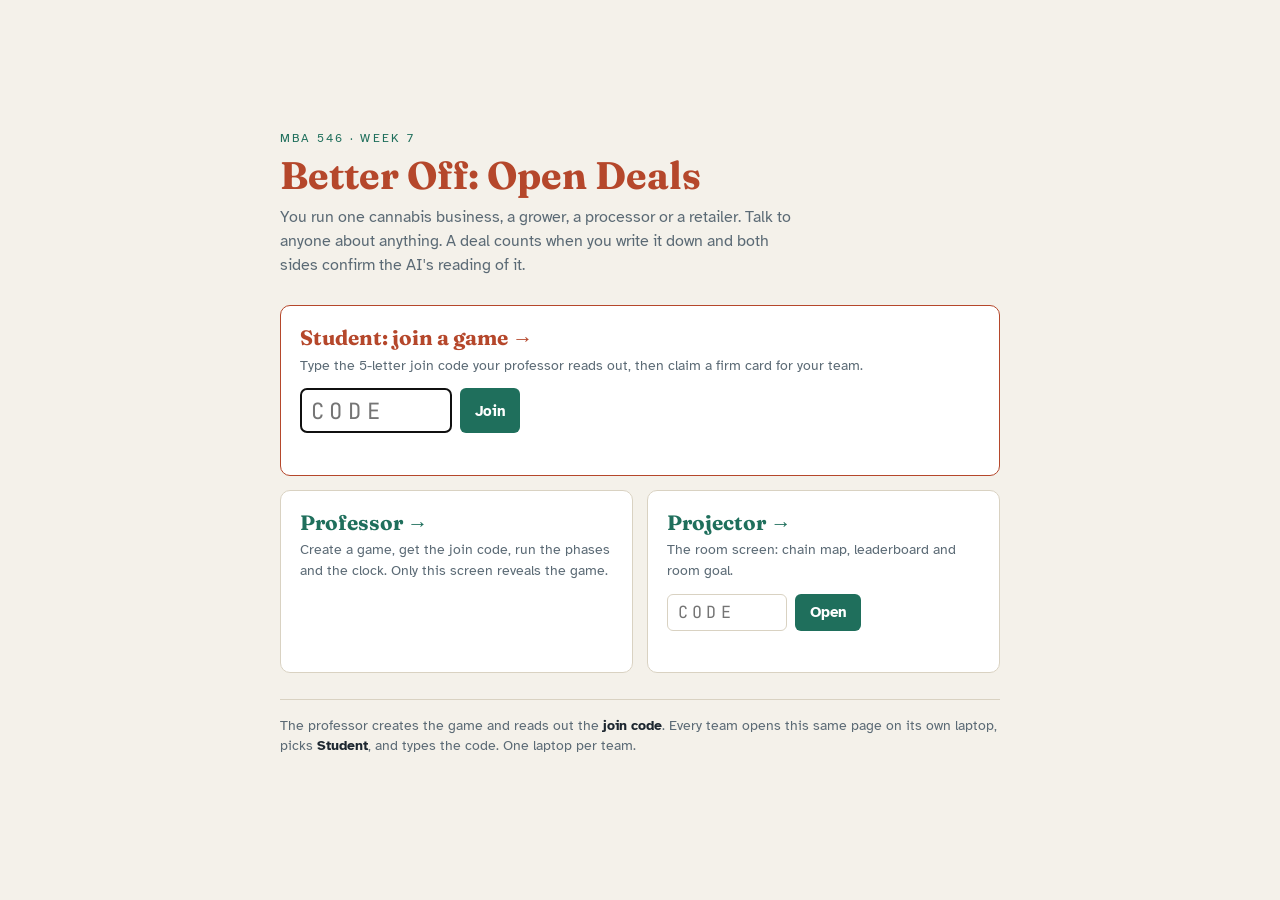
<file: index.html>
<!doctype html>
<html lang="en">
<head>
<meta charset="utf-8">
<meta name="viewport" content="width=device-width, initial-scale=1">
<title>Better Off: Open Deals</title>
<link rel="icon" href="data:image/svg+xml,%3Csvg xmlns=%27http://www.w3.org/2000/svg%27 viewBox=%270 0 32 32%27%3E%3Ccircle cx=%2716%27 cy=%2716%27 r=%2714%27 fill=%27%231f6f5c%27/%3E%3C/svg%3E">
<link href="https://fonts.googleapis.com/css2?family=Atkinson+Hyperlegible:wght@400;700&family=Fraunces:wght@600;700&family=JetBrains+Mono:wght@400;600&display=swap" rel="stylesheet">
<link rel="stylesheet" href="css/style.css?v=20261006b">
<style>
  body { display: flex; align-items: center; justify-content: center; padding: 1.5rem; }
  .wrap { width: 100%; max-width: 720px; }
  .brand { font-size: 0.78rem; letter-spacing: 0.18em; text-transform: uppercase; color: var(--accent); margin-bottom: 0.5rem; }
  h1 { font-size: 2.4rem; line-height: 1.1; color: var(--rust); margin-bottom: 0.55rem; }
  .lede { color: var(--muted); line-height: 1.5; margin: 0 0 1.8rem; max-width: 52ch; }
  .cards { display: grid; grid-template-columns: 1fr 1fr; gap: 0.9rem; }
  .card { background: var(--panel); border: 1px solid var(--border); border-radius: 10px; padding: 1.15rem 1.2rem;
          display: block; text-decoration: none; color: inherit; }
  .card.primary { border-color: var(--rust); grid-column: 1 / -1; }
  a.card:hover { border-color: var(--gold); }
  .go { font-family: 'Fraunces', Georgia, serif; font-weight: 700; font-size: 1.3rem; margin-bottom: 0.3rem; color: var(--accent); }
  .card.primary .go { color: var(--rust); }
  .sub { color: var(--muted); font-size: 0.9rem; line-height: 1.45; }
  form { display: flex; gap: 0.5rem; margin-top: 0.8rem; }
  input.code { font-family: 'JetBrains Mono', ui-monospace, Consolas, monospace; font-size: 1.4rem; letter-spacing: 0.25em;
               text-transform: uppercase; width: 9.5rem; padding: 0.4rem 0.6rem; border: 1px solid var(--border); border-radius: 6px; }
  .card.small input.code { font-size: 1.05rem; width: 7.5rem; }
  .err { color: var(--bad); font-size: 0.88rem; min-height: 1.2em; margin-top: 0.4rem; }
  .note { margin-top: 1.6rem; color: var(--muted); font-size: 0.85rem; line-height: 1.5; border-top: 1px solid var(--border); padding-top: 1rem; }
  .note b { color: var(--ink); }
  @media (max-width: 560px) { .cards { grid-template-columns: 1fr; } h1 { font-size: 1.9rem; } }
</style>
</head>
<body>
  <div class="wrap">
    <div class="brand">MBA 546 &middot; Week 7</div>
    <h1>Better Off: Open Deals</h1>
    <p class="lede">You run one cannabis business, a grower, a processor or a retailer. Talk to anyone about anything. A deal counts when you write it down and both sides confirm the AI's reading of it.</p>
    <div class="cards">
      <div class="card primary">
        <div class="go">Student: join a game &rarr;</div>
        <div class="sub">Type the 5-letter join code your professor reads out, then claim a firm card for your team.</div>
        <form data-target="student.html">
          <input class="code" maxlength="5" placeholder="CODE" autocomplete="off" autofocus aria-label="Join code">
          <button type="submit">Join</button>
        </form>
        <div class="err"></div>
      </div>
      <a class="card" href="professor.html">
        <div class="go">Professor &rarr;</div>
        <div class="sub">Create a game, get the join code, run the phases and the clock. Only this screen reveals the game.</div>
      </a>
      <div class="card small">
        <div class="go">Projector &rarr;</div>
        <div class="sub">The room screen: chain map, leaderboard and room goal.</div>
        <form data-target="projector.html">
          <input class="code" maxlength="5" placeholder="CODE" autocomplete="off" aria-label="Join code for projector">
          <button type="submit">Open</button>
        </form>
        <div class="err"></div>
      </div>
    </div>
    <p class="note">The professor creates the game and reads out the <b>join code</b>. Every team opens this same page on its own laptop, picks <b>Student</b>, and types the code. One laptop per team.</p>
  </div>
<script src="config.js?v=20261006b"></script>
<script>
  document.querySelectorAll('form[data-target]').forEach(function (form) {
    var input = form.querySelector('input');
    var err = form.parentNode.querySelector('.err');
    input.addEventListener('input', function () { input.value = input.value.toUpperCase().replace(/[^A-Z]/g, ''); err.textContent = ''; });
    form.addEventListener('submit', function (e) {
      e.preventDefault();
      var code = input.value.trim().toUpperCase();
      if (!/^[A-Z]{5}$/.test(code)) { err.textContent = 'The join code is 5 letters.'; return; }
      var go = function () { location.href = form.getAttribute('data-target') + '?code=' + code; };
      fetch(window.SUPA_URL + '/rest/v1/weed_games?join_code=eq.' + code + '&select=join_code',
            { headers: { apikey: window.SUPA_ANON_KEY, Authorization: 'Bearer ' + window.SUPA_ANON_KEY } })
        .then(function (r) { return r.json(); })
        .then(function (rows) { if (Array.isArray(rows) && rows.length) go(); else err.textContent = 'No game with code ' + code + '. Check the letters with your professor.'; })
        .catch(go);
    });
  });
</script>
</body>
</html>
</file>
<file: css/style.css>
/* style.css -- shared look for Better Off: Chains (v7). Light background,
   high contrast, big numbers, readable on a 13" laptop. */
:root {
  --paper: #f4f1ea;
  --panel: #ffffff;
  --ink: #1d2730;
  --muted: #5b6a75;
  --border: #d9d2c2;
  --accent: #1f6f5c;
  --accent-ink: #ffffff;
  --rust: #b5472b;
  --gold: #9b7a1f;
  --good: #1f6f5c;
  --bad: #b5472b;
  --grower: #3a6b3d;
  --processor: #8a5a1f;
  --retailer: #2a4d7a;
}
* { box-sizing: border-box; }
html, body { margin: 0; padding: 0; }
body {
  font-family: 'Atkinson Hyperlegible', system-ui, -apple-system, 'Segoe UI', sans-serif;
  background: var(--paper);
  color: var(--ink);
  min-height: 100vh;
}
h1, h2, h3 { font-family: 'Fraunces', Georgia, serif; margin: 0 0 0.4rem; }
.mono { font-family: 'JetBrains Mono', ui-monospace, Consolas, monospace; }
a { color: var(--accent); }
button {
  font-family: inherit; font-size: 0.95rem; cursor: pointer;
  background: var(--accent); color: var(--accent-ink); border: none;
  border-radius: 6px; padding: 0.5rem 0.9rem; font-weight: 700;
}
button.secondary { background: var(--panel); color: var(--ink); border: 1px solid var(--border); }
button.danger { background: var(--rust); }
button:disabled { opacity: 0.45; cursor: not-allowed; }
button.toggle.on { background: var(--good); }
button.toggle.off { background: #9aa4ab; }
button.secondary.on, .vol-btn.on, .term-btn.on { background: var(--accent); color: var(--accent-ink); border-color: var(--accent); }
input[type=text], input[type=number], select {
  font-family: inherit; font-size: 0.95rem; padding: 0.4rem 0.5rem;
  border: 1px solid var(--border); border-radius: 5px; background: var(--panel); color: var(--ink);
}
input[type=range] { width: 100%; }
.panel {
  background: var(--panel); border: 1px solid var(--border); border-radius: 10px; padding: 1rem;
}
.big { font-size: 2.2rem; font-weight: 700; font-family: 'Fraunces', Georgia, serif; }
.gain-pos { color: var(--good); } .gain-neg { color: var(--bad); }
.muted { color: var(--muted); }
.tag {
  display: inline-block; font-size: 0.7rem; font-weight: 700; letter-spacing: 0.03em;
  text-transform: uppercase; padding: 0.15rem 0.5rem; border-radius: 999px; color: #fff;
}
.tag.grower { background: var(--grower); }
.tag.processor { background: var(--processor); }
.tag.retailer { background: var(--retailer); }
.row { display: flex; gap: 0.75rem; flex-wrap: wrap; }
.col { display: flex; flex-direction: column; gap: 0.5rem; }
.card-art { width: 100%; max-width: 220px; border-radius: 8px; border: 1px solid var(--border); display: block; }
table { border-collapse: collapse; width: 100%; font-size: 0.9rem; }
th, td { text-align: left; padding: 0.35rem 0.5rem; border-bottom: 1px solid var(--border); }
th { color: var(--muted); font-weight: 700; font-size: 0.78rem; text-transform: uppercase; letter-spacing: 0.02em; }
.phase-banner {
  background: var(--ink); color: var(--paper); padding: 0.6rem 1rem; display: flex;
  align-items: center; justify-content: space-between; gap: 1rem; flex-wrap: wrap;
}
.phase-banner .phase { font-weight: 700; font-family: 'Fraunces', Georgia, serif; font-size: 1.1rem; }
.phase-banner .timer { font-family: 'JetBrains Mono', monospace; font-size: 1.3rem; }
.tabs { display: flex; gap: 0.25rem; border-bottom: 2px solid var(--border); margin: 1rem 0; flex-wrap: wrap; }
.tabs button { background: transparent; color: var(--muted); border-radius: 6px 6px 0 0; padding: 0.5rem 1rem; }
.tabs button.active { background: var(--panel); color: var(--ink); border: 1px solid var(--border); border-bottom-color: var(--panel); margin-bottom: -2px; }
main { max-width: 1100px; margin: 0 auto; padding: 1rem; }
.claimed { opacity: 0.5; }
.hidden { display: none !important; }
.badge-event { background: var(--gold); color: #fff; padding: 0.5rem 0.8rem; border-radius: 8px; font-weight: 700; }
.deal-line { display: flex; justify-content: space-between; font-size: 0.9rem; padding: 0.1rem 0; }
.reason { color: var(--bad); font-size: 0.85rem; }
.ok { color: var(--good); font-size: 0.85rem; }

/* v8 additions (DESIGN-v8.md section 8): deal cards, confirm boxes, order
   clauses, status chips, heartbeat light, toasts. */
.toast { position: fixed; left: 50%; bottom: 24px; transform: translateX(-50%) translateY(140px);
  background: var(--accent); color: #fff; font-weight: 700; padding: 0.8rem 1.2rem; border-radius: 8px;
  transition: transform 0.25s; z-index: 1000; box-shadow: 0 6px 20px rgba(0,0,0,0.2); max-width: 80vw; }
.toast.show { transform: translateX(-50%) translateY(0); }
.toast.bad { background: var(--rust); }
.chip { display: inline-block; font-size: 0.75rem; font-weight: 700; letter-spacing: 0.02em; text-transform: uppercase;
  padding: 0.15rem 0.55rem; border-radius: 999px; background: var(--border); color: var(--ink); }
.chip.ok { background: var(--good); color: #fff; }
.chip.wait { background: #9aa4ab; color: #fff; }
.chip.warn { background: var(--gold); color: #fff; }
.chip.bad { background: var(--bad); color: #fff; }
.deal-card { border: 1px solid var(--border); border-radius: 8px; padding: 0.7rem 0.9rem; margin: 0.6rem 0; background: var(--panel); }
.deal-card.incoming { border-color: var(--gold); background: #fff8e6; }
.deal-card.signed { border-color: var(--accent); background: #eef6f2; }
.q { display: inline-flex; align-items: center; justify-content: center; width: 1.1rem; height: 1.1rem; border-radius: 50%;
  background: var(--border); color: var(--ink); font-size: 0.7rem; font-weight: 700; cursor: help; position: relative;
  margin-left: 0.15rem; vertical-align: middle; }
.q:hover::after, .q:focus::after { content: attr(data-tip); position: absolute; left: 50%; bottom: 130%; transform: translateX(-50%);
  width: 230px; background: var(--ink); color: #fff; font-weight: 400; font-size: 0.82rem; line-height: 1.4;
  padding: 0.5rem 0.65rem; border-radius: 6px; z-index: 50; text-align: left; }
.hblight { display: inline-block; width: 0.65rem; height: 0.65rem; border-radius: 50%; background: #9aa4ab; margin-right: 0.35rem; }
.hblight.green { background: var(--good); } .hblight.red { background: var(--bad); }
.not-counted { color: var(--muted); font-size: 0.85rem; font-style: italic; margin-top: 0.3rem; }
.clause-row { display: flex; justify-content: space-between; align-items: center; gap: 0.75rem; padding: 0.5rem 0;
  border-bottom: 1px solid var(--border); flex-wrap: wrap; }
textarea { font-family: inherit; font-size: 0.95rem; padding: 0.5rem 0.6rem; border: 1px solid var(--border);
  border-radius: 5px; background: var(--panel); color: var(--ink); width: 100%; resize: vertical; }
</file>
